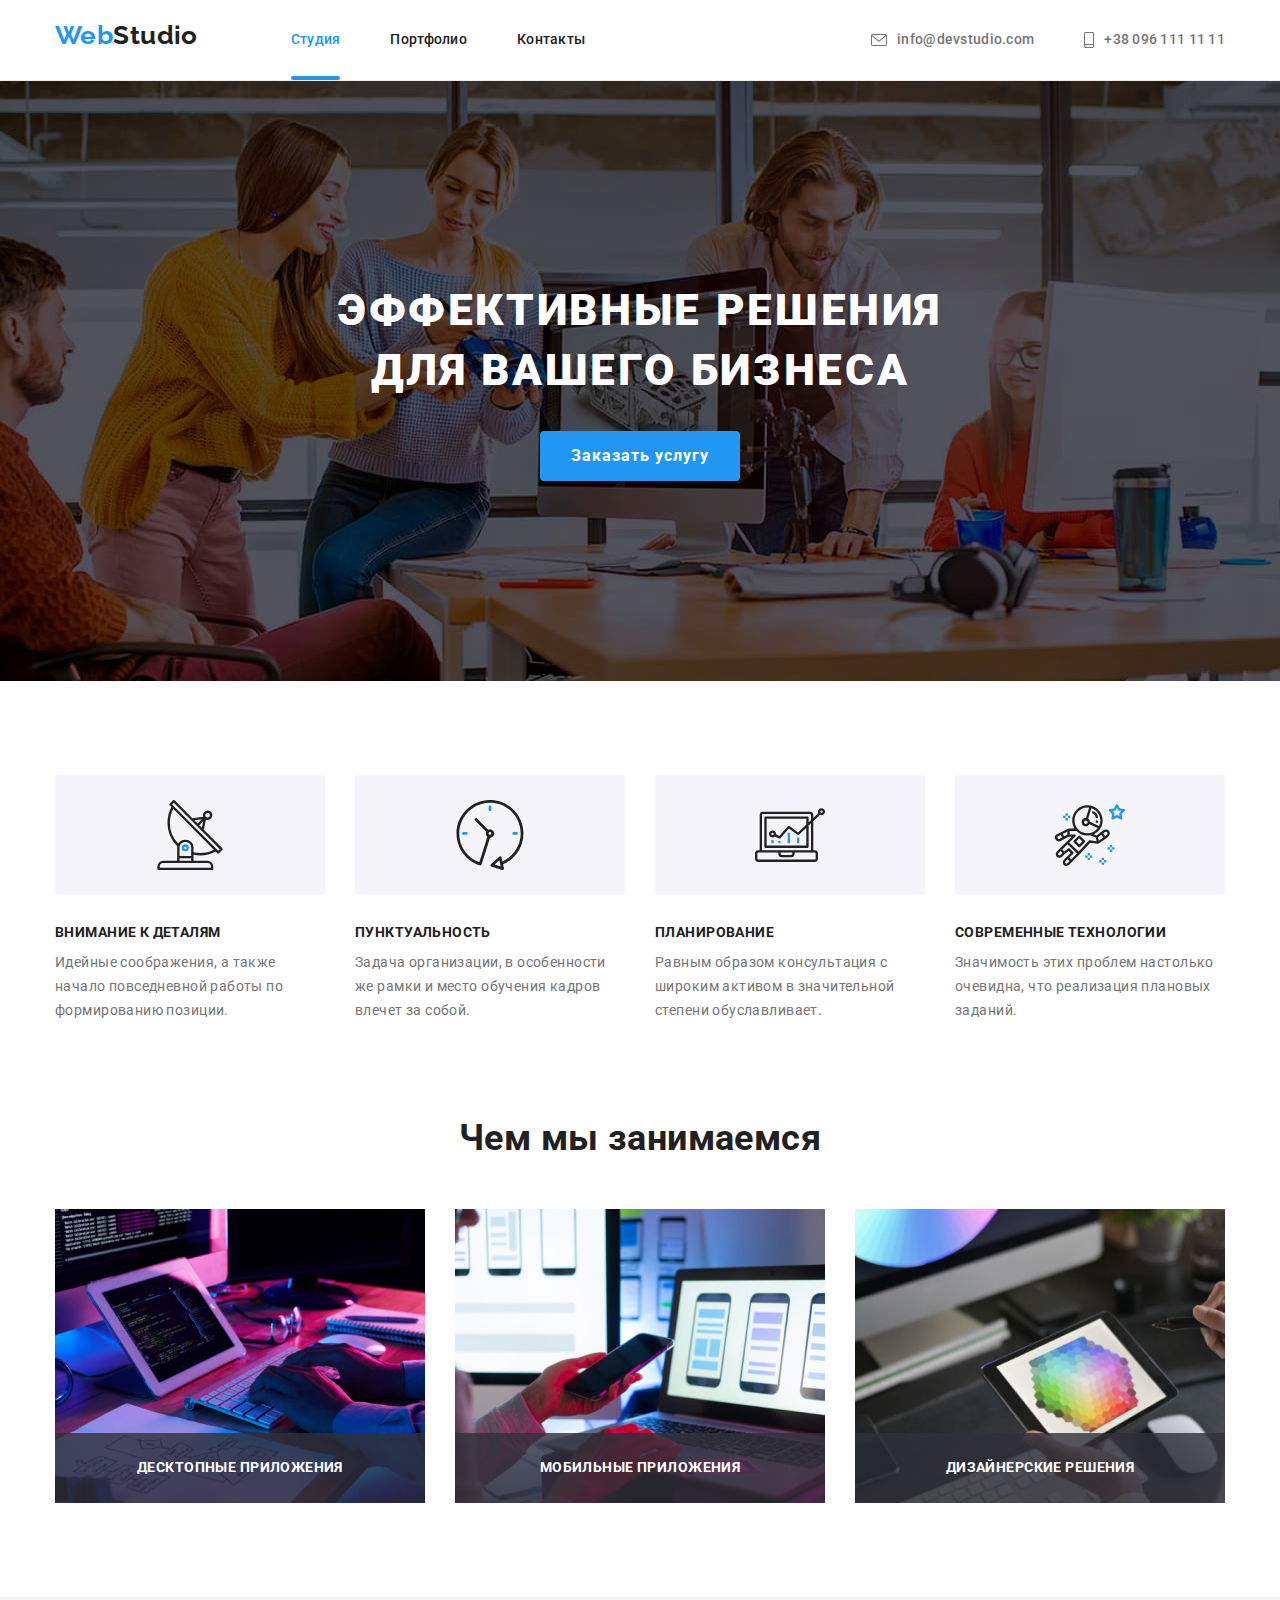
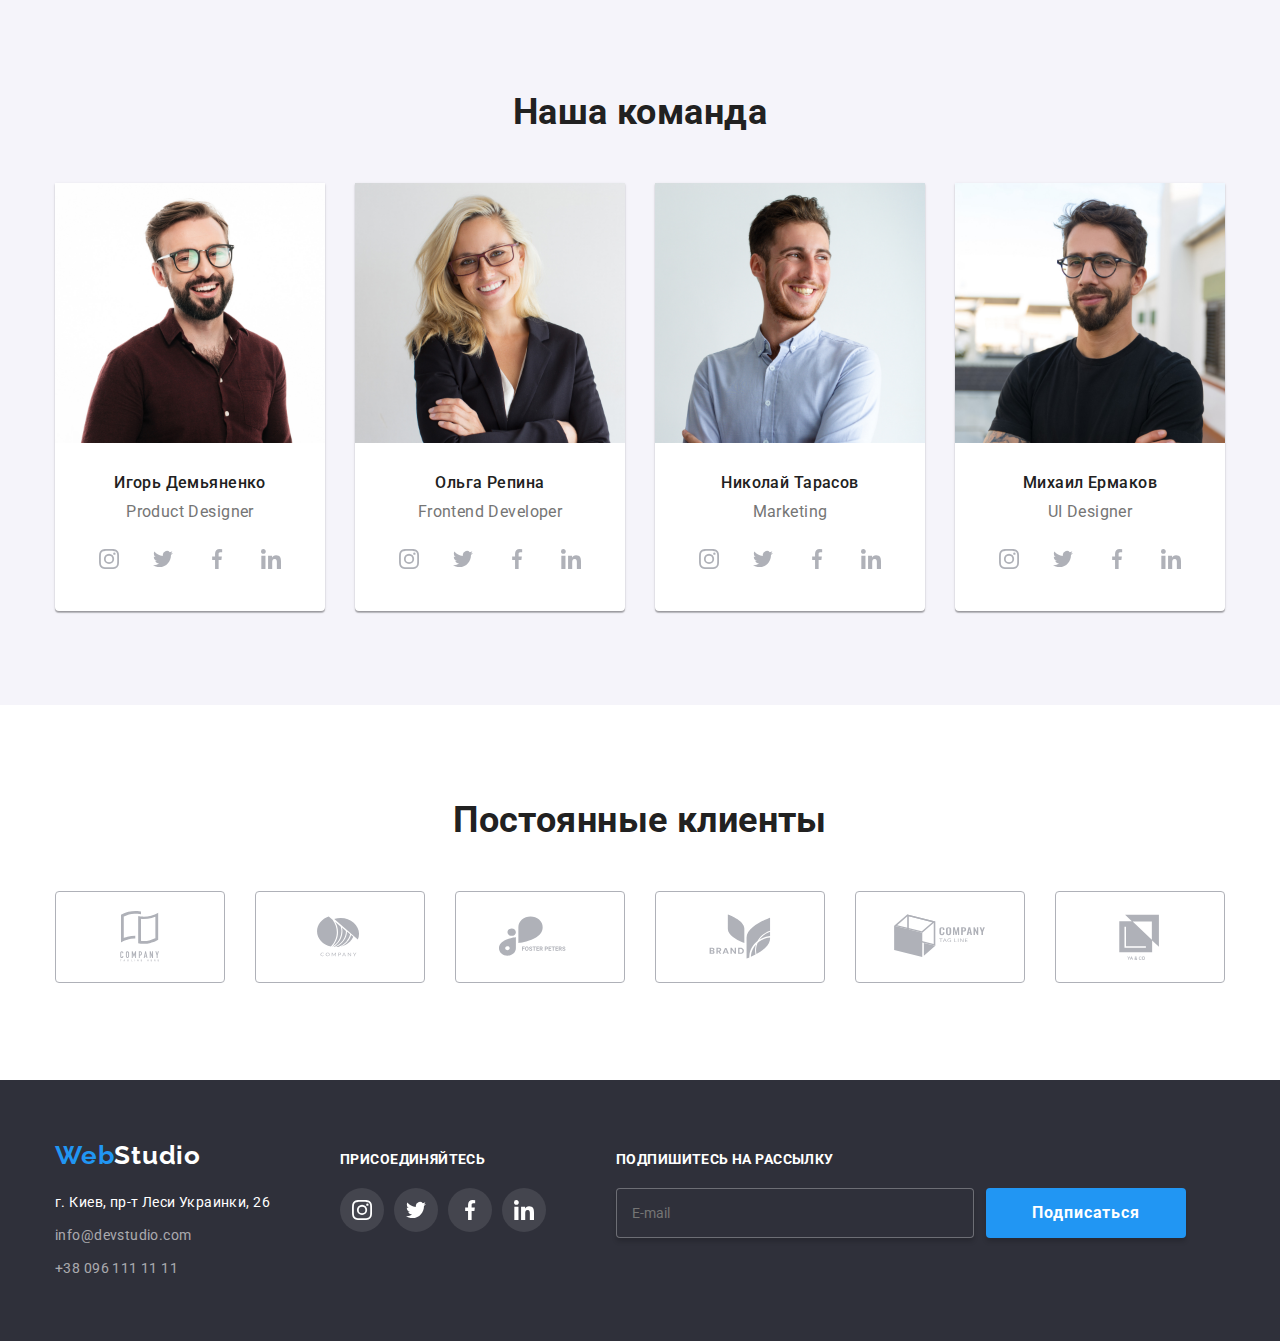
<file: index.html>
<!DOCTYPE html>
<html lang="ru">

<head>
    <meta charset="UTF-8">
    <meta http-equiv="X-UA-Compatible" content="IE=edge">
    <meta name="viewport" content="width=device-width, initial-scale=1.0">
    <title>Document</title>
    <link rel="preconnect" href="https://fonts.googleapis.com">
    <link rel="preconnect" href="https://fonts.gstatic.com" crossorigin>
    <link
     href="https://fonts.googleapis.com/css2?family=Montserrat:wght@400;700&family=Raleway:wght@700&family=Roboto:wght@400;500;700;900&display=swap" 
     rel="stylesheet">
    <link rel="stylesheet" href="https://cdnjs.cloudflare.com/ajax/libs/modern-normalize/1.1.0/modern-normalize.min.css">
    <link rel="stylesheet" href="./css/style.css">

</head>

<body>
    <header class="page-header">
            <div class="container leader ">
                <nav>
                    <a href="./index.html" class="logo-header"><span class="logo-first-part">Web</span>Studio</a>
                    <ul class="site-nav list">
                        <li class="header-link"><a href="" class="link current">Студия</a></li>
                        <li class="header-link"><a href="./portfolio.html" class="link">Портфолио</a></li>
                        <li class="header-link"><a href="" class="link">Контакты</a></li>
                    </ul>
                </nav>
                <ul class="auth-nav list">
                    <li class="auth-link"><a href="mailto:info@devstudio.com" class="primary-button"> 
                        <svg class="icon-nav">
                            <use href="./images/symbol-defs.svg#icon-envelope"></use>
                        </svg>info@devstudio.com</a>
                    </li>
                    <li class="auth-link">
                        <a href="tel:+380961111111" class="primary-button"> 
                            <svg class="icon-nav phone">
                                <use href="./images/symbol-defs.svg#icon-smartphone"></use>
                        </svg>+38 096 111 11 11</a>
                    </li>
                </ul>
            </div>
    </header>
    <main>
        <!--Hero-section-->
        <section class="hero-section overlay">
            <div class="container header"> 
                <h1 class="hero-title">Эффективные решения для вашего бизнеса</h1>
                <button type="button" class="secondary-button" data-modal-open>Заказать услугу</button>
                <div class="backdrop is-hidden" data-modal>
                    <div class="modal">
                        <button class="close-button" data-modal-close>
                            <svg class="close">
                                <use href="./images/symbol-defs.svg#icon-close"></use>
                            </svg>
                        </button>
                        <form class="form" action="#" >
                            <h2 class="form-title">Оставьте свои данные, мы вам перезвоним</h2>
                            <div class="form-box">
                                <label class="form-label" for="contact-name">Имя</label>
                                <input class="form-input" type="text" id="contact-name" name="contact-name">
                            </div>

                            <div class="form-box">
                                <label class="form-label" for="contact-tel">Телефон</label>
                                <input class="form-input"type="tel" id="contact-tel" name="contact-tel">
                            </div>

                            <div class="form-box">
                                <label class="form-label" for="contact-email">Почта</label>
                                <input class="form-input"type="email" id="contact-email" name="contact-email">
                            </div>

                            <div class="form-box">
                                <label class="form-label" for="comment">Комментарий</label>
                                <textarea class="form-textarea" name="comment" id="comment" cols="30" rows="10" placeholder="Введите текст"></textarea>
                            </div>

                            <button class="form-button" type="submit">Отправить</button>
                        </form>
                    </div>
                </div>
            </div>
        </section>
        <!--Second section-->
        <section class="main-section points section"> 
                <div  class="container">
                        <h2 hidden class="secondary-title">Особенности</h2>
                        <ul class="list point">
                            <li class="specifics">
                                <div class="features">
                                    <svg class="specific-pic">
                                        <use href="./images/symbol-defs.svg#icon-antenna"></use>
                                    </svg>
                                </div>
                                <h3 class="third-title">Внимание к деталям</h3>
                                <p class="second-item">Идейные соображения, а также начало повседневной работы по формированию позиции.</p>
                            </li>
                            <li class="specifics">
                                <div class="features">
                                    <svg class="specific-pic">
                                        <use href="./images/symbol-defs.svg#icon-clock"></use>
                                    </svg>
                                </div>
                                <h3 class="third-title">Пунктуальность</h3>
                                <p class="second-item">Задача организации, в особенности же рамки и место обучения кадров влечет за собой.</p>
                            </li>
                            <li class="specifics">
                                <div class="features">
                                    <svg class="specific-pic">
                                        <use href="./images/symbol-defs.svg#icon-diagram"></use>
                                    </svg>
                                </div>
                                <h3 class="third-title">Планирование</h3>
                                <p class="second-item">Равным образом консультация с широким активом в значительной степени обуславливает.</p>
                            </li>
                            <li class="specifics">
                                <div class="features">
                                    <svg class="specific-pic">
                                        <use href="./images/symbol-defs.svg#icon-astronaut"></use>
                                    </svg>
                                </div>
                                <h3 class="third-title">Современные технологии</h3>
                                <p class="second-item">Значимость этих проблем настолько очевидна, что реализация плановых заданий.</p>
                            </li>
                        </ul>
                </div>
        </section>
        <!--Third- section-->
        <section class="main-section activity section">
            <div class="container">
                <h2 class="secondary-title">Чем мы занимаемся</h2>
                <ul class="list works">
                    <li class="photos">
                        <div class="action-thumb">
                            <img src="./images/photo1.jpg" alt="Тайпинг на клавиатуре" width="370" height="294">
                            <p class="actions">Десктопные приложения</p>
                        </div>
                    </li>
                    <li class="photos">
                        <div class="action-thumb">
                            <img src="./images/photo2.jpg" alt="Разные виды сайтов для телефонного режима" width="370" height="294">
                            <p class="actions">Мобильные приложения</p>
                        </div>
                    </li>
                    <li class="photos">
                        <div class="action-thumb">
                            <img src="./images/photo3.jpg" alt="Цветовая гамма" width="370" height="294">
                            <p class="actions">Дизайнерские решения</p>
                        </div>
                    </li>
                </ul>
            </div>
        </section>
        <!--List of the team-->
        <section class="fourth-section section">
         <div class="container">
            <h2 class="secondary-title studiia">Наша команда</h2>
            <ul class="team-list list">
                <li class="employee">
                    <img src="./images/photo4.jpg" alt="Фото Игоря Демяненка" width="270" height="260">
                    <div class="profession">
                     <h3 class="third-title">Игорь Демьяненко</h3>
                     <p lang="en">Product Designer</p>
                    </div>
                    <div class="social-box">
                        <ul class="social-sites">
                            <li class="personal-sites">
                                <a href="#" class="personal-link-site">
                                    <svg class="personal-icon-site">
                                        <use href="./images/symbol-defs.svg#icon-instagram"></use>
                                    </svg>
                                </a>
                            </li>
                            <li class="personal-sites">
                                <a href="#" class="personal-link-site">
                                    <svg class="personal-icon-site">
                                        <use href="./images/symbol-defs.svg#icon-twitter"></use>
                                    </svg>
                                </a>
                            </li>
                            <li class="personal-sites">
                                <a href="#" class="personal-link-site">
                                    <svg class="personal-icon-site">
                                        <use href="./images/symbol-defs.svg#icon-facebook"></use>
                                    </svg>
                                </a>
                            </li>
                            <li class="personal-sites">
                                <a href="#" class="personal-link-site">
                                    <svg class="personal-icon-site">
                                        <use href="./images/symbol-defs.svg#icon-linkedin"></use>
                                    </svg>
                                </a>
                            </li>
                        </ul>
                    </div>
                </li>
                <li class="employee">
                    <img src="./images/photo5.jpg" alt="Фото Ольги Репиной" width="270" height="260">
                    <div class="profession">
                        <h3 class="third-title">Ольга Репина</h3>
                        <p lang="en">Frontend Developer</p>
                    </div>
                    <ul class="social-sites">
                        <li class="personal-sites">
                            <a href="#" class="personal-link-site">
                                <svg class="personal-icon-site">
                                    <use href="./images/symbol-defs.svg#icon-instagram"></use>
                                </svg>
                            </a>
                        </li>
                        <li class="personal-sites">
                            <a href="#" class="personal-link-site">
                                <svg class="personal-icon-site">
                                    <use href="./images/symbol-defs.svg#icon-twitter"></use>
                                </svg>
                            </a>
                        </li>
                        <li class="personal-sites">
                            <a href="#" class="personal-link-site">
                                <svg class="personal-icon-site">
                                    <use href="./images/symbol-defs.svg#icon-facebook"></use>
                                </svg>
                            </a>
                        </li>
                        <li class="personal-sites">
                            <a href="#" class="personal-link-site">
                                <svg class="personal-icon-site">
                                    <use href="./images/symbol-defs.svg#icon-linkedin"></use>
                                </svg>
                            </a>
                        </li>
                    </ul>
                </li>
                <li class="employee">
                    <img src="./images/photo6.jpg" alt="Фото Николая Тарасова" width="270" height="260">
                    <div class="profession">
                        <h3 class="third-title">Николай Тарасов</h3>
                        <p lang="en">Marketing</p>
                    </div>
                    <ul class="social-sites">
                        <li class="personal-sites">
                            <a href="#" class="personal-link-site">
                                <svg class="personal-icon-site">
                                    <use href="./images/symbol-defs.svg#icon-instagram"></use>
                                </svg>
                            </a>
                        </li>
                        <li class="personal-sites">
                            <a href="#" class="personal-link-site">
                                <svg class="personal-icon-site">
                                    <use href="./images/symbol-defs.svg#icon-twitter"></use>
                                </svg>
                            </a>
                        </li>
                        <li class="personal-sites">
                            <a href="#" class="personal-link-site">
                                <svg class="personal-icon-site">
                                    <use href="./images/symbol-defs.svg#icon-facebook"></use>
                                </svg>
                            </a>
                        </li>
                        <li class="personal-sites">
                            <a href="#" class="personal-link-site">
                                <svg class="personal-icon-site">
                                    <use href="./images/symbol-defs.svg#icon-linkedin"></use>
                                </svg>
                            </a>
                        </li>
                    </ul>
                </li>
                <li class="employee">
                    <img src="./images/photo7.jpg" alt="Фото Михаила Ермакова" width="270" height="260">
                    <div class="profession">
                        <h3 class="third-title">Михаил Ермаков</h3>
                        <p lang="en">UI Designer</p>
                    </div>
                    <ul class="social-sites">
                        <li  class="personal-sites">
                            <a href="#"  class="personal-link-site">
                                <svg  class="personal-icon-site">
                                    <use href="./images/symbol-defs.svg#icon-instagram"></use>
                                </svg>
                            </a>
                        </li>
                        <li  class="personal-sites">
                            <a href="#"  class="personal-link-site">
                                <svg  class="personal-icon-site">
                                    <use href="./images/symbol-defs.svg#icon-twitter"></use>
                                </svg>
                            </a>
                        </li>
                        <li  class="personal-sites">
                            <a href="#" class="personal-link-site" >
                                <svg  class="personal-icon-site">
                                    <use href="./images/symbol-defs.svg#icon-facebook"></use>
                                </svg>
                            </a>
                        </li>
                        <li  class="personal-sites">
                            <a href="#"  class="personal-link-site">
                                <svg  class="personal-icon-site">
                                    <use href="./images/symbol-defs.svg#icon-linkedin"></use>
                                </svg>
                            </a>
                        </li>
                    </ul>
                </li>
            </ul>
         </div>
        </section>
        <!-- Clients -->
        <section class="section">
            <div class="container">
                <h2 class="secondary-title">Постоянные клиенты</h2>
                <ul class="clients">
                    <li class="icontype">
                        <a href="">
                         <svg class="link-icon">
                            <use href="./images/symbol-defs.svg#icon-Logo-1"></use>
                         </svg>
                        </a>
                    </li>
                    <li class="icontype">
                        <a href="">
                            <svg class="link-icon">
                                <use href="./images/symbol-defs.svg#icon-Logo-2"></use>
                            </svg>
                        </a>
                    </li>
                    <li class="icontype">
                        <a href="">
                            <svg class="link-icon">
                                <use href="./images/symbol-defs.svg#icon-Logo-3"></use>
                            </svg>
                        </a>
                    </li>
                    <li class="icontype">
                        <a href="">
                            <svg class="link-icon">
                                <use href="./images/symbol-defs.svg#icon-Logo-4"></use>
                            </svg>
                        </a>
                    </li>
                    <li class="icontype">
                        <a href="">
                            <svg class="link-icon">
                                <use href="./images/symbol-defs.svg#icon-Logo-5"></use>
                            </svg>
                        </a>
                    </li>
                    <li class="icontype">
                        <a href="">
                            <svg class="link-icon">
                                <use href="./images/symbol-defs.svg#icon-Logo-6"></use>
                            </svg>
                        </a>
                    </li>
                </ul>
            </div>
        </section>
    </main>
    <footer class="page-footer">
        <div class="container basement">
            <div class="footer-div">
                <a href="/" class="logo-footer"><span class="logo-first-part">Web</span>Studio</a>
                <address>
                    <ul class="address list">
                        <li>
                            <p>г. Киев, пр-т Леси Украинки, 26</p>
                        </li>
                        <li><a href="mailto:info@devstudio.com" class="footer-primary-button">info@devstudio.com</a></li>
                        <li><a href="tel:+380961111111" class="footer-primary-button">+38 096 111 11 11</a></li>
                    </ul>
                </address>
            </div>
            <div class="footer-div">
                <p class="joining-paragraph">Присоединяйтесь</p>
                <ul class="social-sites">
                    <li class="footer-sites">
                        <a href="#" class="bottom-symbol">
                            <svg class="sites">
                                <use href="./images/symbol-defs.svg#icon-instagram"></use>
                            </svg>
                        </a>
                    </li>
                    <li class="footer-sites">
                        <a href="#" class="bottom-symbol">
                           <svg class="sites">
                             <use href="./images/symbol-defs.svg#icon-twitter"></use>
                           </svg>
                        </a>
                    </li>
                    <li class="footer-sites">
                        <a href="#" class="bottom-symbol">
                            <svg class="sites">
                                <use href="./images/symbol-defs.svg#icon-facebook"></use>
                            </svg>
                        </a>
                    </li>
                    <li class="footer-sites">
                        <a href="#" class="bottom-symbol">
                            <svg class="sites">
                                <use href="./images/symbol-defs.svg#icon-linkedin"></use>
                            </svg>
                        </a>
                    </li>
                </ul>
            </div>
            <div>
                <form action="#"></form>
                <p class="joining-paragraph">Подпишитесь на рассылку</p>
                <div class="footer-m-l-joining">
                    <label for="mailing-list"></label>
                    <input class="m-l-input" type="email" placeholder="E-mail" id="mailing-list" name="mailing-list">
                    <button type="submit" class="subscribe">Подписаться</button>
                </div>
            </div>
        </div>
    </footer>
    <script src="./js/modal.js"></script>
</body>

</html>
</file>
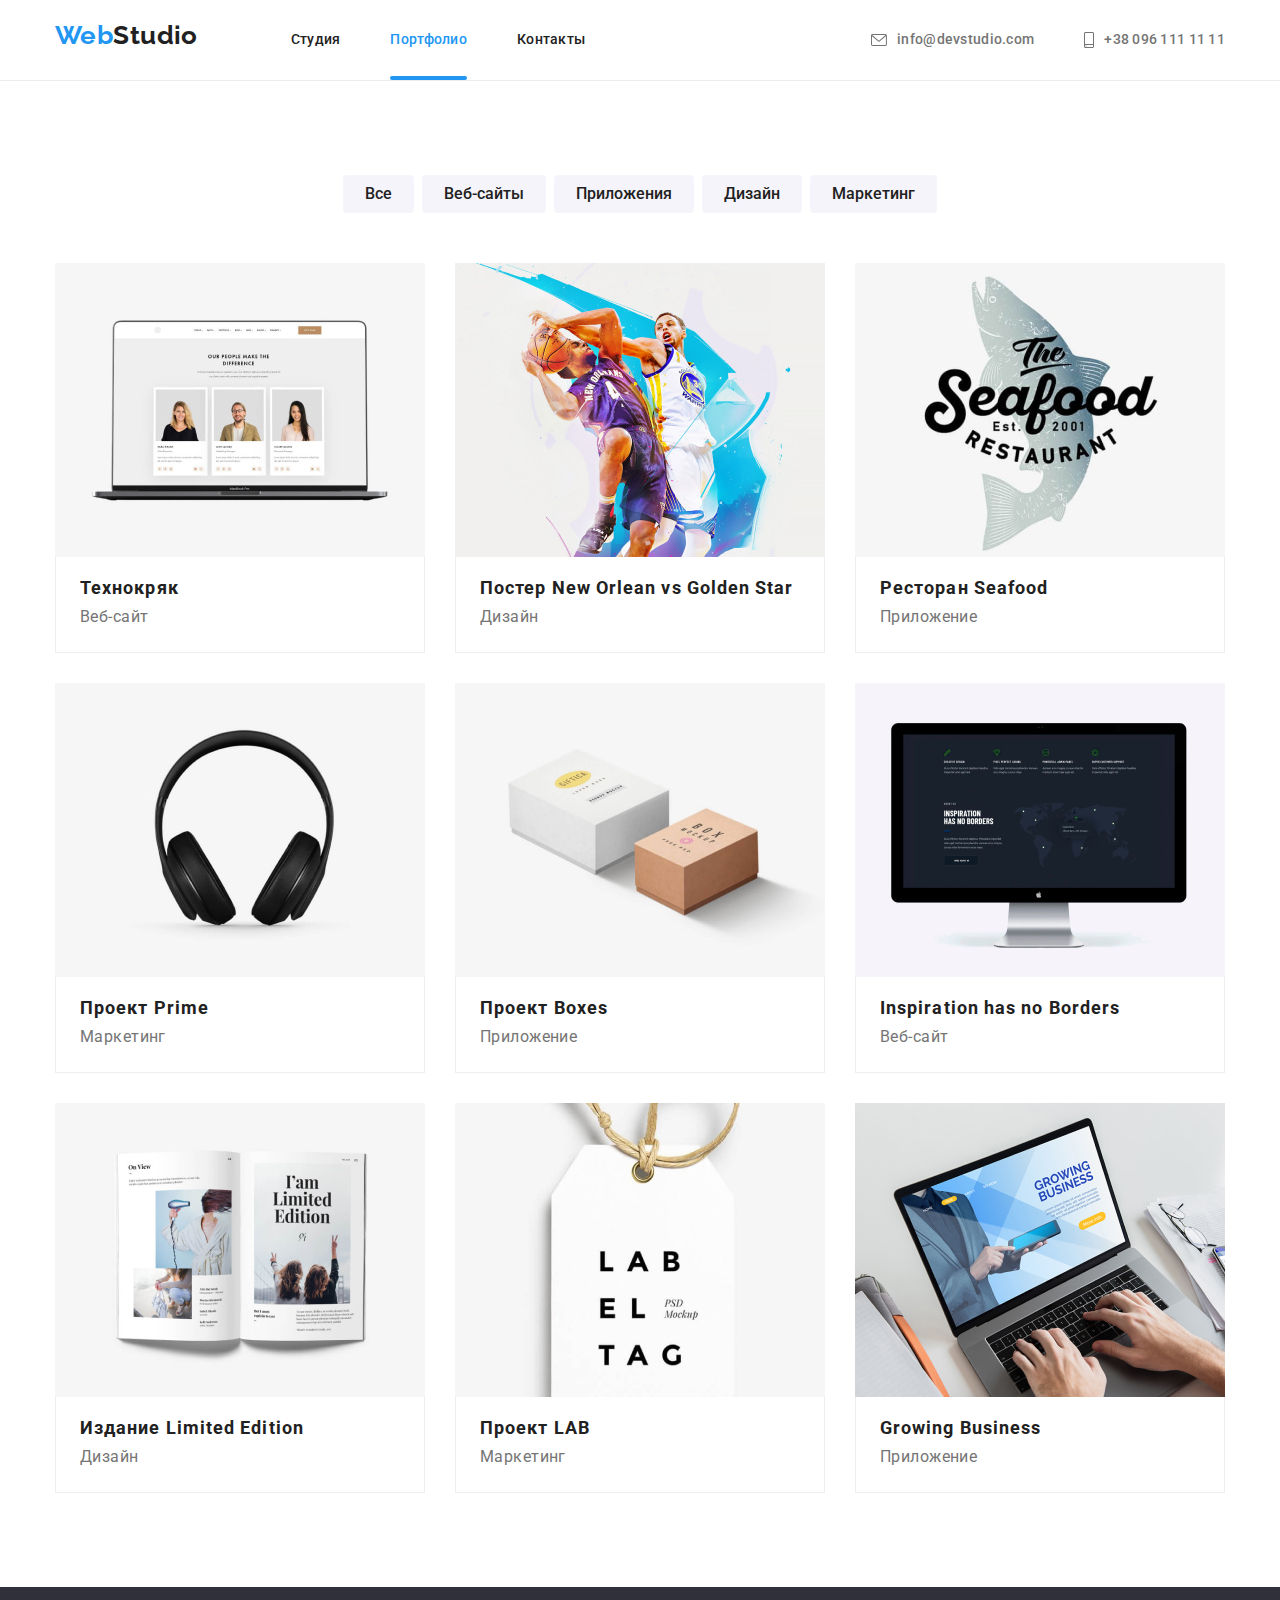
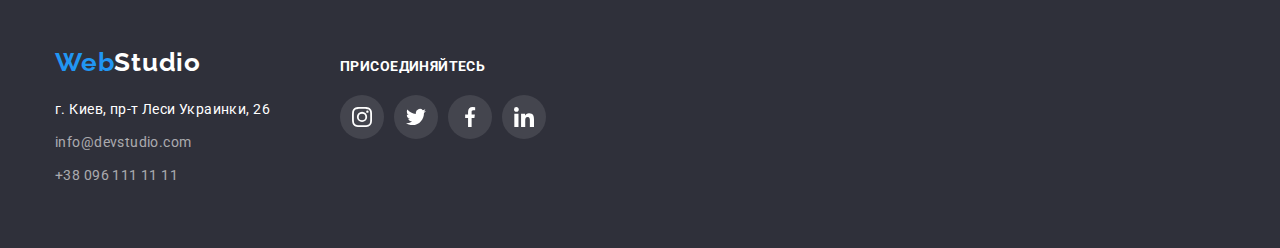
<file: portfolio.html>
<!DOCTYPE html>
<html lang="ru">
<head>
    <meta charset="UTF-8">
    <meta http-equiv="X-UA-Compatible" content="IE=edge">
    <meta name="viewport" content="width=device-width, initial-scale=1.0">
    <title>Document</title>
    <link rel="preconnect" href="https://fonts.googleapis.com">
    <link rel="preconnect" href="https://fonts.gstatic.com" crossorigin>
    <link href="https://fonts.googleapis.com/css2?family=Montserrat:wght@400;700&family=Raleway:wght@700&family=Roboto:wght@400;500;700;900&display=swap" rel="stylesheet">
    <link rel="stylesheet" href="https://cdnjs.cloudflare.com/ajax/libs/modern-normalize/1.1.0/modern-normalize.min.css">
    <link rel="stylesheet" href="./css/style.css">
</head>
<body>
    <header class="page-header">
                    <div class="container leader">
                        <nav>
                            <a href="./index.html" class="logo-header"><span class="logo-first-part">Web</span>Studio</a>
                            <ul class="site-nav list">
                                <li class="header-link"><a href="./index.html" class="link">Студия</a></li>
                                <li class="header-link"><a href="" class="link current">Портфолио</a></li>
                                <li class="header-link"><a href="" class="link">Контакты</a></li>
                            </ul>
                        </nav>
                        <ul class="auth-nav list">
                            <li class="auth-link"><a href="mailto:info@devstudio.com" class="primary-button">
                                    <svg class="icon-nav">
                                        <use href="./images/symbol-defs.svg#icon-envelope"></use>
                                    </svg> info@devstudio.com</a></li>
                            <li class="auth-link"><a href="tel:+380961111111" class="primary-button">
                                    <svg class="icon-nav phone">
                                        <use href="./images/symbol-defs.svg#icon-smartphone"></use>
                                    </svg>+38 096 111 11 11</a></li>
                        </ul>
                    </div>
    </header>
    <main>
        <section class="main-section portfolio section">
            <div class="container">
                <h1 hidden>Все виды работ</h1>
                <ul class="list portfolio">
                    <li class="work-list">
                        <button type="button" class="button-portfolio">Все</button>
                    </li>
                    <li class="work-list">
                        <button type="button" class="button-portfolio">Веб-сайты</button>
                    </li>
                    <li class="work-list">
                        <button type="button" class="button-portfolio">Приложения</button>
                    </li>
                    <li class="work-list">
                        <button type="button" class="button-portfolio">Дизайн</button>
                    </li>
                    <li class="work-list">
                        <button type="button" class="button-portfolio">Маркетинг</button>
                    </li>
                </ul>
                <ul class="portfolio-examples list">
                    <li class="portfolio-item">
                        <a class="link-p-i">
                            <div class="portfo-thumb">
                                <img src="./images/portfolio1.jpg" alt="Веб-сайт" width="370" height="294">
                                <div class="portfo-general">
                                    <p class="suggestion">Ресурс предлагает комплексные предложения с разным уровнем функционала и сервисов. Все это
                                        позволит посетителю получить
                                        исчерпывающие сведения о компании или частном лице.
                                    </p>
                                </div>
                            </div>
                            <div class="names">
                                <h2 class="secondary-title portfolio">Технокряк</h2>
                                <p class="ex-names">Веб-сайт</p>
                            </div>
                        </a>
                    </li>
                    <li class="portfolio-item">
                        <a class="link-p-i">
                            <div class="portfo-thumb">
                                <img src="./images/portfolio2.jpg" alt="Дизайн постера" width="370" height="294">
                                <div class="portfo-general">
                                    <p class="suggestion">Ресурс предлагает комплексные предложения с разным уровнем функционала и сервисов. Все это
                                        позволит посетителю
                                        получить исчерпывающие сведения о компании или частном лице.
                                    </p>
                                </div>
                                
                            </div>
                            <div class="names">
                                <h2 class="secondary-title portfolio">Постер New Orlean vs Golden Star</h2>
                                <p class="ex-names">Дизайн</p>
                            </div>
                        </a>
                    </li>
                    <li class="portfolio-item">
                        <a class="link-p-i">
                            <div class="portfo-thumb">
                                <img src="./images/portfolio3.jpg" alt="Лого ресторана" width="370" height="294">
                                <div class="portfo-general">
                                    <p class="suggestion">Ресурс предлагает комплексные предложения с разным уровнем функционала и сервисов. Все это
                                        позволит посетителю
                                        получить исчерпывающие сведения о компании или частном лице.
                                    </p>
                                </div>
                            </div>
                            <div class="names">
                                <h2 class="secondary-title portfolio">Ресторан Seafood</h2>
                                <p class="ex-names">Приложение</p>
                            </div>
                        </a>
                    </li>
                    <li class="portfolio-item">
                        <a class="link-p-i">
                            <div class="portfo-thumb">
                                <img src="./images/portfolio4.jpg" alt="Наушники" width="370" height="294">
                                <div class="portfo-general">
                                    <p class="suggestion">Ресурс предлагает комплексные предложения с разным уровнем функционала и сервисов. Все это
                                        позволит посетителю
                                        получить исчерпывающие сведения о компании или частном лице.
                                    </p>
                                </div>
                            </div>
                            <div class="names">
                                <h2 class="secondary-title portfolio">Проект Prime</h2>
                                <p class="ex-names">Маркетинг</p>
                            </div>
                        </a>
                    </li>
                    <li class="portfolio-item">
                        <a class="link-p-i">
                            <div class="portfo-thumb">
                                <img src="./images/portfolio5.jpg" alt="Две коробки" width="370" height="294">
                                <div class="portfo-general">
                                    <p class="suggestion">Ресурс предлагает комплексные предложения с разным уровнем функционала и сервисов. Все это
                                        позволит посетителю
                                        получить исчерпывающие сведения о компании или частном лице.
                                    </p>
                                </div>
                            </div>
                            <div class="names">
                                <h2 class="secondary-title portfolio">Проект Boxes</h2>
                                <p class="ex-names">Приложение</p>
                            </div>
                        </a>
                    </li>
                    <li class="portfolio-item">
                        <a class="link-p-i">
                            <div class="portfo-thumb">
                                <img src="./images/portfolio6.jpg" alt="Веб-сайт на экране" width="370" height="294">
                                <div class="portfo-general">
                                    <p class="suggestion">Ресурс предлагает комплексные предложения с разным уровнем функционала и сервисов. Все это
                                        позволит посетителю
                                        получить исчерпывающие сведения о компании или частном лице.
                                    </p>
                                </div>
                            </div>
                            <div class="names">
                                <h2 class="secondary-title portfolio" lang="en">Inspiration has no Borders</h2>
                                <p class="ex-names">Веб-сайт</p>
                            </div>
                        </a>
                    </li>
                    <li class="portfolio-item">
                        <a class="link-p-i">
                            <div class="portfo-thumb">
                                <img src="./images/portfolio7.jpg" alt="Книга с илюстрациями" width="370" height="294">
                                <div class="portfo-general">
                                    <p class="suggestion">Ресурс предлагает комплексные предложения с разным уровнем функционала и сервисов. Все это
                                        позволит посетителю
                                        получить исчерпывающие сведения о компании или частном лице.
                                    </p>
                                </div>
                            </div>
                            <div class="names">
                                <h2 class="secondary-title portfolio">Издание Limited Edition</h2>
                                <p class="ex-names">Дизайн</p>
                            </div>
                        </a>
                    </li>
                    <li class="portfolio-item">
                        <a class="link-p-i">
                            <div class="portfo-thumb">
                                <img src="./images/portfolio8.jpg" alt="Лого проекта" width="370" height="294">
                                <div class="portfo-general">
                                    <p class="suggestion">Ресурс предлагает комплексные предложения с разным уровнем функционала и сервисов. Все это
                                        позволит посетителю
                                        получить исчерпывающие сведения о компании или частном лице.
                                    </p>
                                </div>
                            </div>
                            <div class="names">
                                <h2 class="secondary-title portfolio">Проект LAB</h2>
                                <p class="ex-names">Маркетинг</p>
                            </div>
                        </a>
                    </li>
                    <li class="portfolio-item">
                        <a class="link-p-i">
                            <div class="portfo-thumb">
                                <img src="./images/portfolio9.jpg" alt="Экран с видом приложения" width="370" height="294">
                                <div class="portfo-general">
                                    <p class="suggestion">Ресурс предлагает комплексные предложения с разным уровнем функционала и сервисов. Все это
                                        позволит посетителю
                                        получить исчерпывающие сведения о компании или частном лице.
                                    </p>
                                </div>
                            </div>
                            <div class="names">
                                <h2 class="secondary-title portfolio" lang="en">Growing Business</h2>
                                <p class="ex-names">Приложение</p>
                            </div>
                        </a>
                    </li>
                </ul>
            </div>
        </section>
    </main>
    <footer class="page-footer">
        <div class="container basement">
            <div class="footer-div">
                <a href="/" class="logo-footer"><span class="logo-first-part">Web</span>Studio</a>
                <address>
                    <ul class="address list">
                        <li>
                            <p>г. Киев, пр-т Леси Украинки, 26</p>
                        </li>
                        <li><a href="mailto:info@devstudio.com" class="footer-primary-button">info@devstudio.com</a></li>
                        <li><a href="tel:+380961111111" class="footer-primary-button">+38 096 111 11 11</a></li>
                    </ul>
                </address>
            </div>
            <div class="footer-div">
                <p class="joining-paragraph">Присоединяйтесь</p>
                <ul class="social-sites">
                    <li class="footer-sites">
                        <a href="#" class="bottom-symbol">
                            <svg class="sites">
                                <use href="./images/symbol-defs.svg#icon-instagram"></use>
                            </svg>
                        </a>
                    </li>
                    <li class="footer-sites">
                        <a href="#" class="bottom-symbol">
                            <svg class="sites">
                                <use href="./images/symbol-defs.svg#icon-twitter"></use>
                            </svg>
                        </a>
                    </li>
                    <li class="footer-sites">
                        <a href="#" class="bottom-symbol">
                            <svg class="sites">
                                <use href="./images/symbol-defs.svg#icon-facebook"></use>
                            </svg>
                        </a>
                    </li>
                    <li class="footer-sites">
                        <a href="#" class="bottom-symbol">
                            <svg class="sites">
                                <use href="./images/symbol-defs.svg#icon-linkedin"></use>
                            </svg>
                        </a>
                    </li>
                </ul>
            </div>
        </div>
    </footer>
</body>
</html>
</file>
<file: css/style.css>
/* Колір лого  color: #2196F3;*/
/* Колір в  посилань хедері 
color: #2196F3;       color: #757575;*/
/* Бекграунд background: #E5E5E5; background: #2F303A; */
/* Колір h1  color: #FFFFFF; */
/* Колір посилань у футері color: rgba(255, 255, 255, 0.6); */


html {
  box-sizing: border-box;
}

*,
*::before,
*::after {
  box-sizing: inherit;
}

:root {
  --primary-text-color: #757575;
  --title-text-color: #212121;
  --accent-color: #2196F3;
  --main-background-color: #FFFFFF;
  --grey-background-color: #2F303A;
  --button-background-color: #188CE8;
  --secondary-white-background-color: #F5F4FA;
}

body {

  color: var(--primary-text-color);
  background: var(--main-background-color);
  font-family: Roboto, sans-serif;
  font-size: 14px;
  letter-spacing: 0.03em;
  
}

h1,
h2,
h3,
h4,
h5,
h6,
p {
  margin: 0;
  padding: 0;
}

ul {
  list-style: none;
  margin: 0;
  padding: 0;
}

.section {
  padding-top: 94px;
  padding-bottom: 94px;
}

.page-header {
  border-bottom: 1px solid #ECECEC;;
  background: var(--main-background-color);
}

.container {
  width: 1200px;
  padding-left: 15px;
  padding-right: 15px;
  margin-left: auto;
  margin-right: auto;
}

.leader {
  display: flex;
}

nav {
  display: flex;
  align-items: baseline;
} 

.logo-header {
  display: block;
  margin-right: 93px;
  margin-bottom: 25px;

  color: var(--title-text-color);
  font-family: Raleway, sans-serif;
  font-weight: 700;
  font-size: 26px;
  line-height: 1.19;
}

.logo-first-part {
  color: var(--accent-color);
  font-family: Raleway, sans-serif;
  font-weight: 700;
  font-size: 26px;
  line-height: 1.19;
}

.site-nav {
  display: flex;
}

.site-nav .header-link {
  margin-right: 50px;
}

.site-nav .header-link:last-child {
  margin-right: 0;
}

.site-nav .link {
  display: block;
  padding-top: 32px;
  padding-bottom: 32px;
  color: var(--title-text-color);
  font-weight: 500;
  line-height: 1.14;
  letter-spacing: 0.02em;

  /* transition-property: color;
  transition-duration: 250ms;
  transition-timing-function: cubic-bezier(0.4, 0, 0.2, 1); */

  transition: color 250ms cubic-bezier(0.4, 0, 0.2, 1);

}

.site-nav .link.current {
  position: relative;
  color: var(--accent-color);
}

.link:hover,
.link:focus {
  color: var(--accent-color);
  
}

.current::after {
position: absolute;
display: inline-block;
content: " ";
bottom: 0;
left: 0;
Width: 100%;
Height: 4px;
background: #2196F3;
border-radius: 2px;
}

.list,
.list a,
.page-footer a,
.page-header a {
  list-style: none;
  text-decoration: none;
}

.auth-nav {
  display: flex;
  margin-left: auto;
}

.auth-link {
  display: flex;
  align-items: center;
  margin-right: 50px;
  margin-top: 0;
  margin-bottom: 0;
  
}

.auth-link:last-child {
  margin-right: 0;
}

.primary-button {
  display: flex;
  align-items: center;
  color: var(--primary-text-color);
  font-family: inherit;
  font-weight: 500;
  line-height: 1.14;
  letter-spacing: 0.02em;
  padding-top: 32px;
  padding-bottom: 32px ;
  
  transition: color 250ms cubic-bezier(0.4, 0, 0.2, 1);
}

.primary-button:hover,
.primary-button:focus {
  cursor: pointer;
  color: var(--accent-color);
  
  
}


/*Hero section*/

.hero-section {
  padding-top: 200px;
  padding-bottom: 200px;
  text-align: center;
  background: var(--grey-background-color);

}

.overlay {
  max-width: 1600px;
  height: 600px;
  margin-left: auto;
  margin-right: auto;
  background-image: linear-gradient(to right, rgba(0, 0, 0, 0.4), rgba(0, 0, 0, 0.4)),
  url(../images/Img\ \(1\).jpg);
  background-repeat: no-repeat;
  background-position: center;
  background-size: cover;
}

.hero-title {

  margin-bottom: 30px;
  margin-left: auto;
  margin-right: auto;

  color: var(--main-background-color);
  font-weight: 900;
  font-size: 44px;
  line-height: 1.36;
  text-align: center;
  text-transform: uppercase;
  letter-spacing: 0.06em;
  width: 696px;
}

.secondary-button {
  align-items: center;
  text-align: center;
  cursor: pointer;

  color: var(--main-background-color);
  background-color: var(--accent-color);
  font-family: inherit;
  font-weight: 700;
  font-size: 16px;
  line-height: 1.88;
  letter-spacing: 0.06em;
  border: none;
  border-radius: 4px;
  width: 200px;
  height: 50px;
  box-shadow: 0px 4px 4px rgba(0, 0, 0, 0.15);

  transition: color 250ms cubic-bezier(0.4, 0, 0.2, 1),
  background-color 250ms cubic-bezier(0.4, 0, 0.2, 1);

}

.secondary-button:hover{
  color: var(--main-background-color);
  background-color: var(--button-background-color);
  font-family: inherit;
  
}

.form {
  width: 448px;
  margin-left: 40px;
  margin-right: 40px;
}
.form-box {
  text-align: start;
}

.form-title {
  font-weight: 700;
  font-size: 20px;
  line-height: 1.15;
  text-align: center;
  letter-spacing: 0.03em;
  margin-bottom: 12px;
  
  color: var(--title-text-color);
}
.form-label {
  margin-bottom: 4px;
  text-align: start;
  font-weight: 400;
  font-size: 12px;
  line-height: 1.16;
  letter-spacing: 0.01em;
  color: #757575;
} 

.form-input {
  width: 100%;
  height: 40px;
  border: 1px solid rgba(33, 33, 33, 0.2);
  border-radius: 4px;
  margin-bottom: 10px;
  margin-top: 4px;
}

.form-input:hover {
  border: 1px solid #2196F3;
  cursor: pointer;
}

.form-textarea {
  resize: none;
  width: 100%;
  height: 120px;
  border: 1px solid rgba(33, 33, 33, 0.2);
  border-radius: 4px;
  margin-bottom: 20px;
  margin-top: 4px;
  padding: 12px 16px;
}
.form-textarea:hover {
  border: 1px solid #2196F3;
  cursor: pointer;
}

.form-button {
  width: 200px;
  height: 50px;
  margin: 0;
  padding: 0;
  font-weight: 700;
  font-size: 16px;
  line-height: 1.88;
  text-align: center;
  letter-spacing: 0.06em;
  color: #FFFFFF;
  background: #2196F3;
  box-shadow: 0px 4px 4px rgba(0, 0, 0, 0.15);
  border-radius: 4px;
  border: none;
  cursor: pointer;
}


/*Other sections*/

/* .main-section {
  padding-top: 94px;
  padding-bottom: 94px;
} */

.main-section .third-title {
  font-weight: 700;
  font-size: 14px;
  line-height: 1.14;
  text-transform: uppercase;

}

.third-title {
  color: var(--title-text-color);
  margin-top: 0;
  margin-bottom: 10px;
}

.activity {

  padding-top: 0;
}

.main-section .second-item {
  line-height: 1.71;

}


.main-section .point {
  display: flex;

}

.specifics {
  width: 270px;
  margin-right: 30px;
  margin-left: 0;
}

.specifics:last-child {
  margin-right: 0;
}

.secondary-title {
  color: var(--title-text-color);
  font-weight: 700;
  font-size: 36px;
  line-height: 1.17;
  text-align: center;
  margin-bottom: 50px;
}

.list.works {
  display: flex;

}

img {
  display: block;
  max-width: 100%;
  height: auto;
}

.photos:not(:last-child) {
  margin-right: 30px ;
}

.action-thumb {
  position: relative;
}

.actions {
position: absolute;
bottom: 27px;
left: 0;
right: 0;

font-weight: 700;
line-height: 1.14;
text-align: center;
letter-spacing: 0.03em;
text-transform: uppercase;
color: var(--main-background-color);
}

.action-thumb::before {
  position: absolute;
  display: inline-block;
  content: " ";
  bottom: 0;
  width: 370px;
  height: 70px;

  background: rgba(47, 48, 58, 0.8);
}

/*Fourth section*/

.fourth-section {
  background: var(--secondary-white-background-color);
}

.secondary-title.studiia {
 text-align: center;
 margin-bottom: 50px;

}

.team-list {
  display: flex;
}

/* .team-list .employee {
  box-shadow: 0px 1px 3px rgba(0, 0, 0, 0.12),
  0px 1px 1px rgba(0, 0, 0, 0.14),
  0px 2px 1px rgba(0, 0, 0, 0.2);
  border-radius: 0px 0px 4px 4px;
  
} */

.employee {

  margin-right: 30px;
  background: var(--main-background-color);
  text-align: center;
  box-shadow: 0px 1px 3px rgba(0, 0, 0, 0.12),
  0px 1px 1px rgba(0, 0, 0, 0.14),
  0px 2px 1px rgba(0, 0, 0, 0.2);
  border-radius: 0px 0px 4px 4px;
}

.employee:last-child {
  margin-right: 0;
}

.profession {
 padding-top: 30px;
 padding-bottom: 16px;
/*margin-top: 30px;
margin-bottom: 30px;*/
 text-align: center;
}

.fourth-section .third-title {
  font-weight: 500;
  font-size: 16px;
  line-height: 1.19;
  margin-bottom: 10px;
}

.fourth-section p {
  font-size: 16px;
  line-height: 1.19;
  
}

.social-box {
  padding-bottom: 30px;
  text-align: center;
}

.personal-sites {
  margin-right: 10px;
  width: 44px;
  height: 44px;
  border-radius: 50%;
  cursor: pointer;
  transition: background-color 250ms cubic-bezier(0.4, 0, 0.2, 1);
}

.personal-sites:last-child {
  margin-right: 0;
}

.personal-link-site{
display: flex;
align-items: center;
width: 100%;
height: 100%;
padding: 12px 12px;
transition: fill 250ms cubic-bezier(0.4, 0, 0.2, 1);
}

.personal-link-site:hover .personal-icon-site,
.personal-link-site:focus .personal-icon-site{
  fill: var(--main-background-color);
}

.personal-sites:hover {
  background-color: var(--accent-color);
}

.personal-icon-site {
  width: 20px;
  height: 20px;
  fill: #AFB1B8;
}
/*Footer*/

.page-footer {
  padding-top: 60px;
  padding-bottom: 60px;
  background: var(--grey-background-color);
}

.logo-footer {
  display: inline-block;
  font-weight: 700;
  font-size: 26px;
  line-height: 1.19;
  letter-spacing: 0.03em;
  margin-bottom: 20px;
  
  color: var(--main-background-color);
  font-family: Raleway, sans-serif;
}

address {
  font-style: normal;

}

.address li:not(:last-child){
  margin-bottom: 9px;
}

.address p {
 color: var(--main-background-color);
 line-height: 1.71;
}

.address a { 
  color: rgba(255, 255, 255, 0.6);
  line-height: 1.71;
}

.footer-primaru-button {
  display: flex;
  align-items: center;
  color: var(--primary-text-color);
  font-family: inherit;
  font-weight: 500;
  line-height: 1.14;
  letter-spacing: 0.02em;
}
/*Portfolio*/


.button-portfolio {
  cursor: pointer;

  color: var(--title-text-color);
  background: var(--secondary-white-background-color);
  font-family: inherit;
  font-weight: 500;
  font-size: 16px;
  line-height: 1.62;
  text-align: center;
  border-radius: 4px;
  border: none;
  padding: 6px 22px;
  
  transition: color 250ms cubic-bezier(0.4, 0, 0.2, 1),
  background-color 250ms cubic-bezier(0.4, 0, 0.2, 1);
}

.button-portfolio:hover {
  color: var(--main-background-color);
  background-color: var(--accent-color);
}

.list.portfolio {
  display: flex;
  justify-content: center;
  margin-bottom: 50px;
  margin-left: auto;
  margin-right: auto;

}

.work-list {
  margin-right: 8px;
  border-radius: 4px;

  transition: bow-shadow 250ms cubic-bezier(0.4, 0, 0.2, 1);
}

.work-list:last-child{
  margin-right: 0;
}

.work-list:hover,
.work-list:focus {
  box-shadow: 0px 3px 1px rgba(0, 0, 0, 0.1),
  0px 1px 2px rgba(0, 0, 0, 0.08),
  0px 2px 2px rgba(0, 0, 0, 0.12);
}


.portfolio-examples.list {
  display: flex;
  flex-wrap: wrap;
  list-style: none;
  margin-right: -30px;
  margin-bottom: -30px;

}

.portfolio-item {
  margin-right: 30px;
  margin-bottom: 30px;
  background: #FFFFFF;
  
}

.portfolio-item:nth-child(3n){
  margin-right: 0px;
}

.link-p-i {
  transition: box-shadow 250ms cubic-bezier(0.4, 0, 0.2, 1);
}

.link-p-i:hover {
  display: block;
  box-shadow: 0px 1px 1px rgba(0, 0, 0, 0.12),
  0px 4px 4px rgba(0, 0, 0, 0.06),
  1px 4px 6px rgba(0, 0, 0, 0.16);
}

.names {

  padding-left: 24px;
  padding-right: 24px;
  padding-top: 20px;
  padding-bottom: 20px;
  border-left: 1px solid #EEEEEE;
  border-right: 1px solid #EEEEEE;
  border-bottom: 1px solid #EEEEEE;
}

.portfolio-examples li {
  background: var(--main-background-color);
}

.portfolio-examples .secondary-title {
  font-weight: 700;
  font-size: 18px;
  line-height: 2;
  letter-spacing: 0.06em;
}

.portfolio-examples .ex-names {
  font-size: 16px;
  line-height: 1.88;
}

.portfo-thumb {
  position: relative;
  overflow: hidden;
}

.portfo-general {
  position: absolute;
  top: 0;
  left: 0;
  width: 100%;
  height: 100%;
  background-color: rgba(33, 150, 243, 0.9);;
  opacity: 0; 
  transform: translateY(100%);
  
  transition: transform 250ms cubic-bezier(0.4, 0, 0.2, 1),
  opacity 250ms cubic-bezier(0.4, 0, 0.2, 1);
}

.portfolio-item:hover .portfo-general{
  transform: translateX(0);
  opacity: 1;
}


.suggestion {
  position: absolute;
  top: 63px;
  left: 24px;
  font-weight: 400;
  font-size: 18px;
  line-height: 1.56;
  letter-spacing: 0.03em;

  color: var(--main-background-color);
  opacity: 0;
  transition: opacity 250ms cubic-bezier(0.4, 0, 0.2, 1);
}

.portfolio-item:hover .suggestion {
  opacity: 1;
}

.secondary-title.portfolio {

  font-weight: 700;
  font-size: 18px;
  line-height: 1.17;
  margin-bottom: 4px;
  text-align: left;
  letter-spacing: 0.06em;
  
}


/* Sprite.css  */
/* Header */
.icon-nav {
  margin-right: 10px;
  margin-left: 0;
  margin-top: 0;
  margin-bottom: 0;
  padding: 0;
  width: 16px;
  height: 12px;
  fill: currentColor;
 }

 .phone {
   width: 10px;
   height: 16px;
 }
 /* Hero section */
 .close-button {
    display: flex;
    align-items: center;
    justify-content: center;
    padding: 0;
    width: 30px;
    height: 30px;
    margin-left: 490px;
    margin-top: 8px;
    margin-right: 8px;
    background: var(--main-background-color);
    border: 1px solid rgba(0, 0, 0, 0.1);
    border-radius: 50%; 
    cursor: pointer;
 }
 .close:hover {
   fill:  #2196F3;
   
 }

 .close {
  margin: 0;
  padding: 0;
  width: 18px;
  height: 18px;
  fill: #000000;
 }

 /* Second section */
 .features {
   display: flex;
   align-items: center;
   width: 270px;
   height: 120px;
   margin-bottom: 30px;
   border-radius: 4px;
   background: #F5F4FA;
   padding: 25px 100px;
 }

 .specific-pic {
   width: 70px;
   height: 70px;
  }
 
 .specific-pic:last-child {
   margin-right: 0;
  }

 /* Clients */
.clients {
  display: flex;
  padding: 0;
  margin: 0;
  list-style: none;
}

.link-icon {
  width: 170px;
  height: 92px;
  border: 1px solid #AFB1B8;
  border-radius: 4px;
  padding: 16px 32px;
  fill: #AFB1B8;

  
}

a .link-icon {
 transition: border 250ms cubic-bezier(0.4, 0, 0.2, 1),
 border-radius 250ms cubic-bezier(0.4, 0, 0.2, 1);
}

.link-icon:hover,
.link-icon:focus {
  fill: var(--accent-color);
  border: 1px solid var(--accent-color);
  border-radius: 4px;
}


.icontype {
  margin-right: 30px;
  fill: #AFB1B8;
}

.icontype:last-child {
  margin-right: 0;
}

/* Footer */

.basement {
  display: flex;
  align-items: baseline;
}

.footer-div {
  margin-right: 70px;
}

.footer-div:last-child {
  margin-right: 0;
}

.joining-paragraph {
color: var(--main-background-color);
font-weight: 700;
line-height: 1.14;
text-transform: uppercase;
margin-bottom: 20px;

}

.social-sites {
  display: flex;
  justify-content: center;
  padding: 0;
  margin: 0;
  list-style: none;
}

.footer-sites {
  margin-right: 10px;
  width: 44px;
  height: 44px;
  border-radius: 50%;
  background: rgba(255, 255, 255, 0.1);
  cursor: pointer;

  transition: background-color 250ms cubic-bezier(0.4, 0, 0.2, 1);
}

.footer-sites:hover,
.footer-sites:focus {
  background-color: var(--accent-color);
  
}

.footer-sites:last-child {
 margin: 0;
}

.bottom-symbol {
  display: flex;
  align-items: center;
  width: 100%;
  height: 100%;
  padding: 12px 12px;
}

.sites {
  width: 20px;
  height: 20px;
  fill: var(--main-background-color);
} 


.footer-m-l-joining {
  display: flex;
}

.m-l-input {
  width: 358px;
  height: 50px;
  padding-left: 15px;
  margin-right: 12px;
  background-color: var(--grey-background-color);
  border: 1px solid rgba(255, 255, 255, 0.3);
  box-shadow: 0px 4px 4px rgb(0 0 0 / 15%);;
  border-radius: 4px;
/* 
  font-size: 16px;
  line-height: 20px;
  display: flex;
  align-items: center;
  letter-spacing: 0.03em;
  color: rgba(255, 255, 255, 0.6); */
}

.subscribe {
  display: flex;
  align-items: center;
  justify-content: center;
  padding: 10px 29px;
  text-align: center; 
  font-family: inherit;
  font-weight: 700;
  font-size: 16px;
  line-height: 1.88;
  letter-spacing: 0.06em;
  color: #FFFFFF;
  width: 200px;
  height: 50px;
  background: #2196F3;
  box-shadow: 0px 4px 4px rgba(0, 0, 0, 0.15);
  border: none;
  border-radius: 4px;
  cursor: pointer;
}
 
/* Backdrop */
.backdrop {
  position: fixed;
  top: 0;
  left: 0;
  width: 100%;
  height: 100%;
  background: rgba(0, 0, 0, 0.2);
  opacity: 1;

  z-index: 2;
  transition: opacity 250ms cubic-bezier(0.4, 0, 0.2, 1);
}

.backdrop.is-hidden {
  opacity: 0;
  pointer-events: none;
 
}


.modal {
  position: absolute;
  top: 50%;
  left: 50%;
  

  min-width: 528px;
  min-height: 581px;
  background: #FFFFFF;
  box-shadow: 0px 1px 3px rgba(0, 0, 0, 0.12),
  0px 1px 1px rgba(0, 0, 0, 0.14),
  0px 2px 1px rgba(0, 0, 0, 0.2);
  border-radius: 4px;

  
  transform: translate(-50%, -50%) scale(1);
  transition: transform 250ms cubic-bezier(0.4, 0, 0.2, 1);
}


.backdrop.is-hidden .modal {
  transform: translate(50%, 50%);
}
</file>
